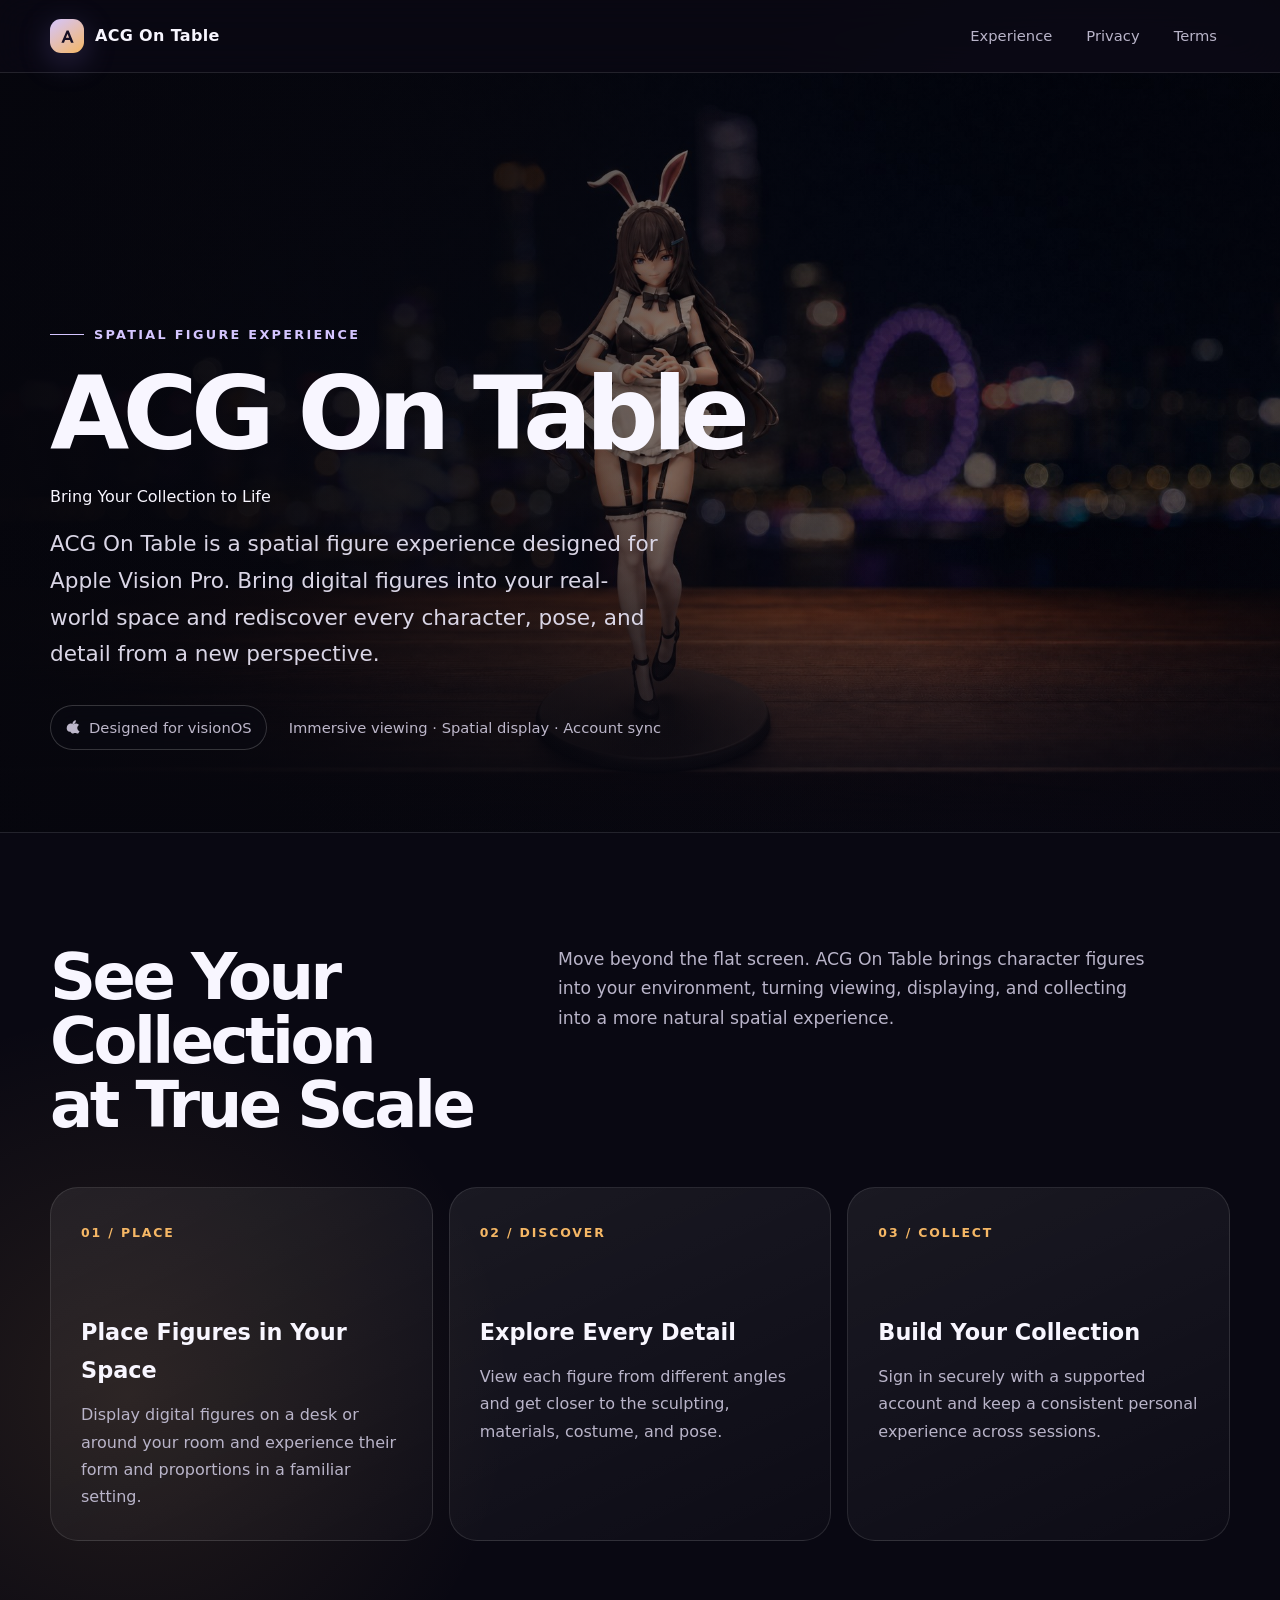
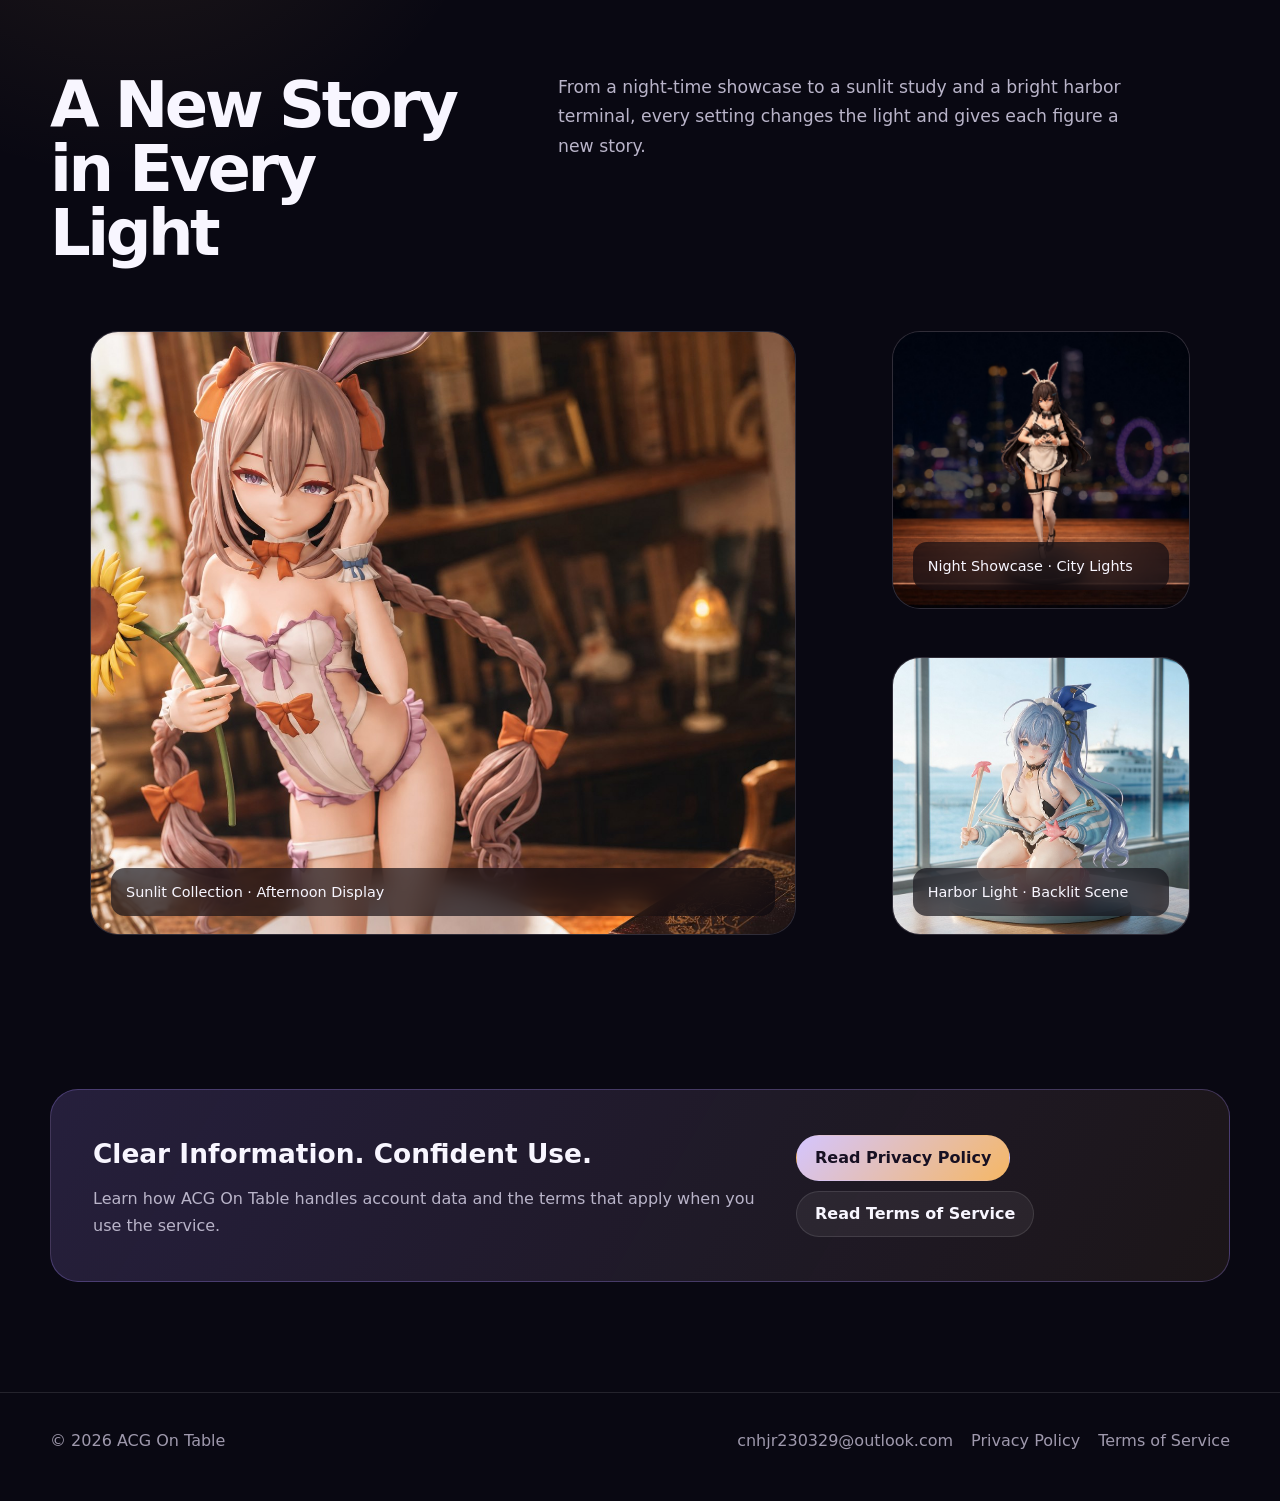
<file: acg-on-table-homepage/index.html>
<!doctype html>
<html lang="en">
<head>
  <meta charset="utf-8">
  <meta name="viewport" content="width=device-width, initial-scale=1">
  <title>ACG On Table — Bring Your Collection Into Your Space</title>
  <meta name="description" content="ACG On Table is a spatial figure experience for Apple Vision Pro, bringing digital collectibles naturally into your real-world space.">
  <meta name="theme-color" content="#090812">
  <link rel="icon" type="image/svg+xml" href="data:image/svg+xml,%3Csvg xmlns='http://www.w3.org/2000/svg' viewBox='0 0 32 32'%3E%3Crect width='32' height='32' rx='9' fill='%23bda7ff'/%3E%3Cpath d='M8 23 14.6 8h3L24 23h-4l-1.2-3.3h-6.1L11.4 23H8Zm6-6.8h3.5l-1.7-4.7-1.8 4.7Z' fill='%23120d1d'/%3E%3C/svg%3E">
  <link rel="stylesheet" href="styles.css">
</head>
<body>
  <header class="site-header">
    <nav class="nav shell" aria-label="Main navigation">
      <a class="brand" href="index.html" aria-label="ACG On Table home">
        <span class="brand-mark" aria-hidden="true"><svg viewBox="0 0 24 24" fill="none"><path d="m5 19 6-14h2.3L19 19h-3l-1.2-3H9.2L8 19H5Zm5.2-5.6h3.6L12 8.9l-1.8 4.5Z" fill="currentColor"/></svg></span>
        <span>ACG On Table</span>
      </a>
      <div class="nav-links"><a href="#experience">Experience</a><a href="privacy.html">Privacy</a><a href="terms.html">Terms</a></div>
    </nav>
  </header>
  <main>
    <section class="hero" aria-labelledby="hero-title">
      <div class="hero-media" aria-hidden="true"></div>
      <div class="hero-content shell">
        <div class="eyebrow">Spatial Figure Experience</div>
        <h1 id="hero-title">ACG On Table</h1>
        <p class="hero-tagline">Bring Your Collection to Life</p>
        <p class="hero-lead">ACG On Table is a spatial figure experience designed for Apple Vision Pro. Bring digital figures into your real-world space and rediscover every character, pose, and detail from a new perspective.</p>
        <div class="hero-note"><span class="platform-pill"><svg viewBox="0 0 24 24" fill="none" aria-hidden="true"><path d="M7.2 19c-2.8 0-4.7-2.1-4.7-5.1 0-3.8 2.4-7.1 5.6-7.1 1.7 0 2.8 1 3.9 1s2.4-1.2 4.4-1.2c.8 0 3.1.2 4.7 2.5-3.9 2.1-3.3 7.7.7 9.2-.7 1.8-1.6 3.5-3 3.5-1.2 0-1.8-.8-3.5-.8s-2.4.8-3.7.8c-1.4 0-2.5-1.4-3.4-2.8ZM16.3 2c.2 1.7-.4 3.3-1.3 4.3-1 1-2.4 1.7-3.8 1.6-.2-1.6.5-3.2 1.4-4.2C13.6 2.7 15 2 16.3 2Z" fill="currentColor"/></svg>Designed for visionOS</span><span>Immersive viewing · Spatial display · Account sync</span></div>
      </div>
    </section>
    <section class="section shell" id="experience">
      <div class="section-heading"><h2>See Your Collection<br>at True Scale</h2><p>Move beyond the flat screen. ACG On Table brings character figures into your environment, turning viewing, displaying, and collecting into a more natural spatial experience.</p></div>
      <div class="feature-grid">
        <article class="feature-card"><span class="feature-no">01 / PLACE</span><h3>Place Figures in Your Space</h3><p>Display digital figures on a desk or around your room and experience their form and proportions in a familiar setting.</p></article>
        <article class="feature-card"><span class="feature-no">02 / DISCOVER</span><h3>Explore Every Detail</h3><p>View each figure from different angles and get closer to the sculpting, materials, costume, and pose.</p></article>
        <article class="feature-card"><span class="feature-no">03 / COLLECT</span><h3>Build Your Collection</h3><p>Sign in securely with a supported account and keep a consistent personal experience across sessions.</p></article>
      </div>
    </section>
    <section class="section gallery shell" aria-labelledby="gallery-title">
      <div class="section-heading"><h2 id="gallery-title">A New Story<br>in Every Light</h2><p>From a night-time showcase to a sunlit study and a bright harbor terminal, every setting changes the light and gives each figure a new story.</p></div>
      <div class="gallery-grid">
        <figure class="gallery-item"><img src="assets/gallery-sunroom.jpg" alt="A character figure displayed in a warm, sunlit study" width="2048" height="1152"><figcaption class="gallery-label">Sunlit Collection · Afternoon Display</figcaption></figure>
        <figure class="gallery-item"><img src="assets/hero-night.jpg" alt="A character figure displayed on a table against a city at night" width="2048" height="1152"><figcaption class="gallery-label">Night Showcase · City Lights</figcaption></figure>
        <figure class="gallery-item"><img src="assets/gallery-harbor.jpg" alt="A blue-haired character figure displayed in a bright harbor terminal" width="1424" height="800"><figcaption class="gallery-label">Harbor Light · Backlit Scene</figcaption></figure>
      </div>
    </section>
    <section class="legal-cta shell" aria-labelledby="trust-title"><div class="legal-panel"><div><h2 id="trust-title">Clear Information. Confident Use.</h2><p>Learn how ACG On Table handles account data and the terms that apply when you use the service.</p></div><div class="button-row"><a class="button primary" href="privacy.html">Read Privacy Policy</a><a class="button" href="terms.html">Read Terms of Service</a></div></div></section>
  </main>
  <footer class="site-footer"><div class="footer-inner shell"><span>© 2026 ACG On Table</span><div class="footer-links"><a href="mailto:cnhjr230329@outlook.com">cnhjr230329@outlook.com</a><a href="privacy.html">Privacy Policy</a><a href="terms.html">Terms of Service</a></div></div></footer>
</body>
</html>
</file>
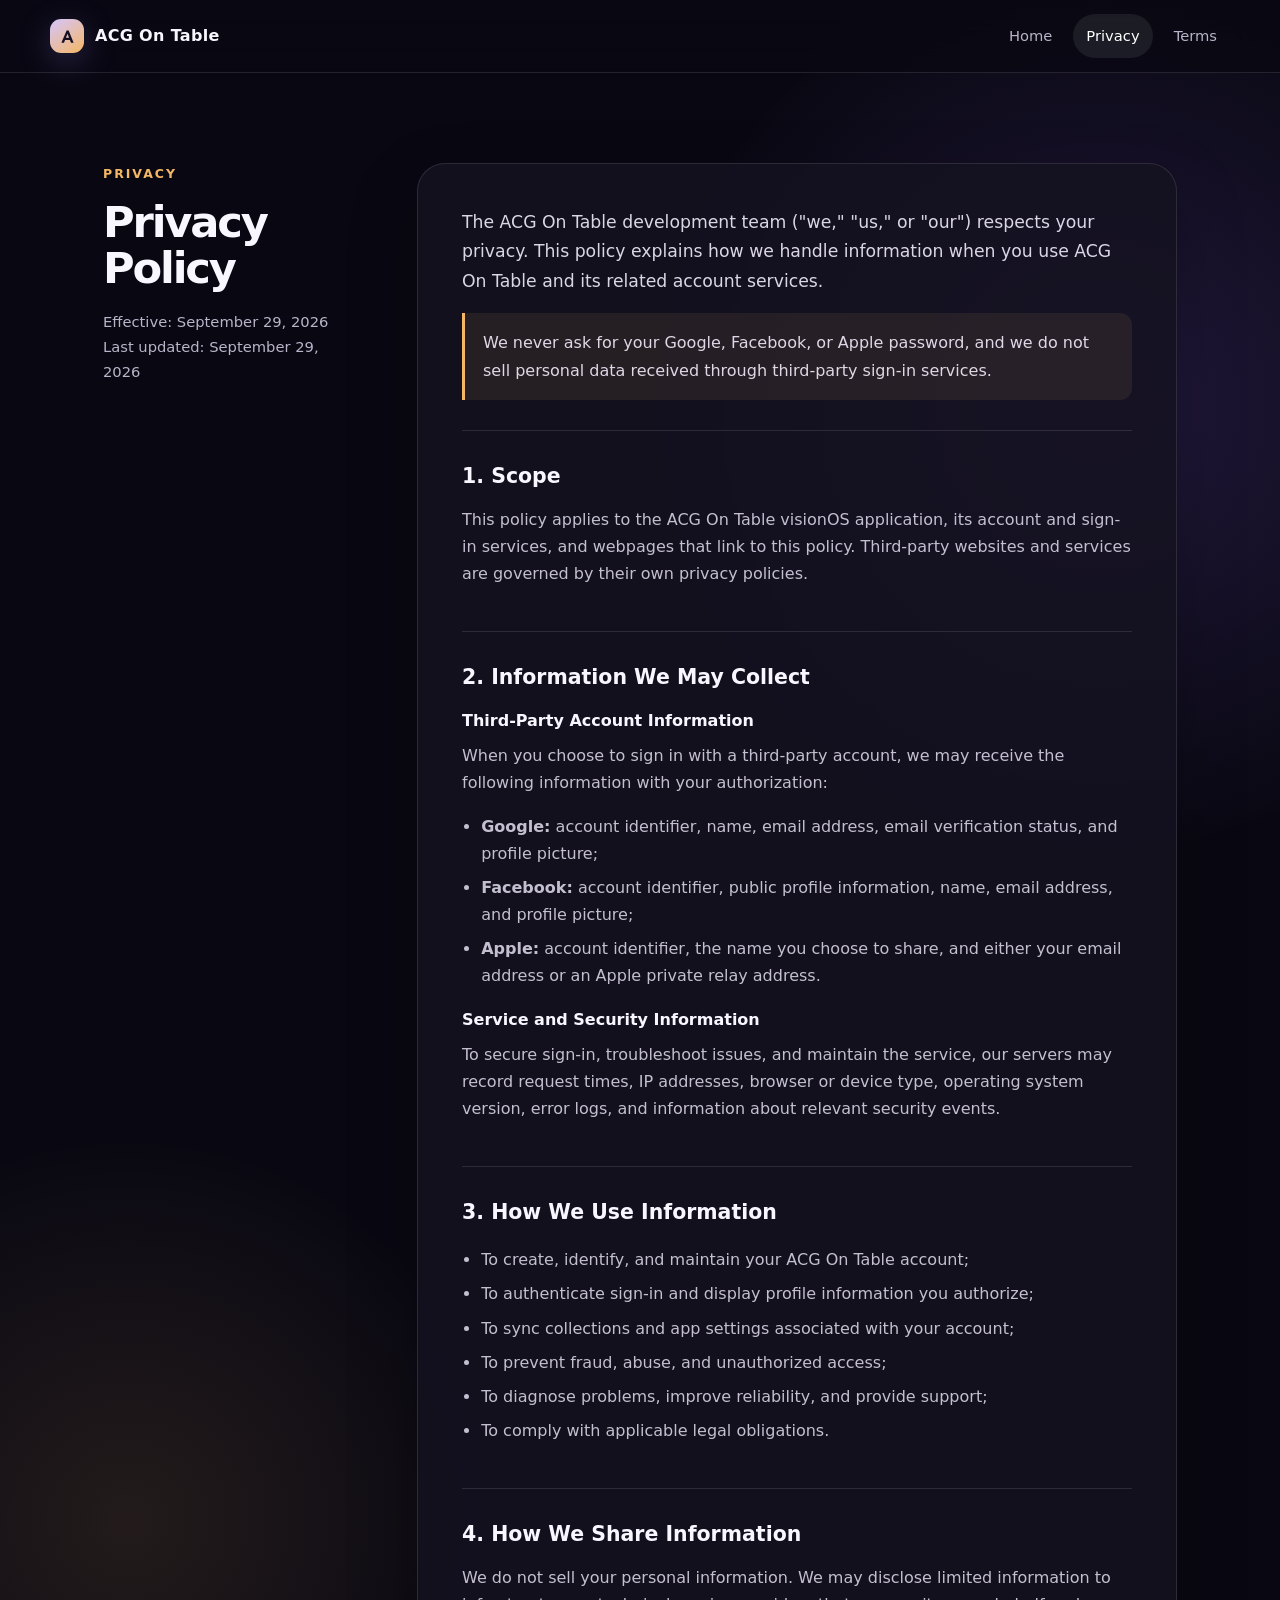
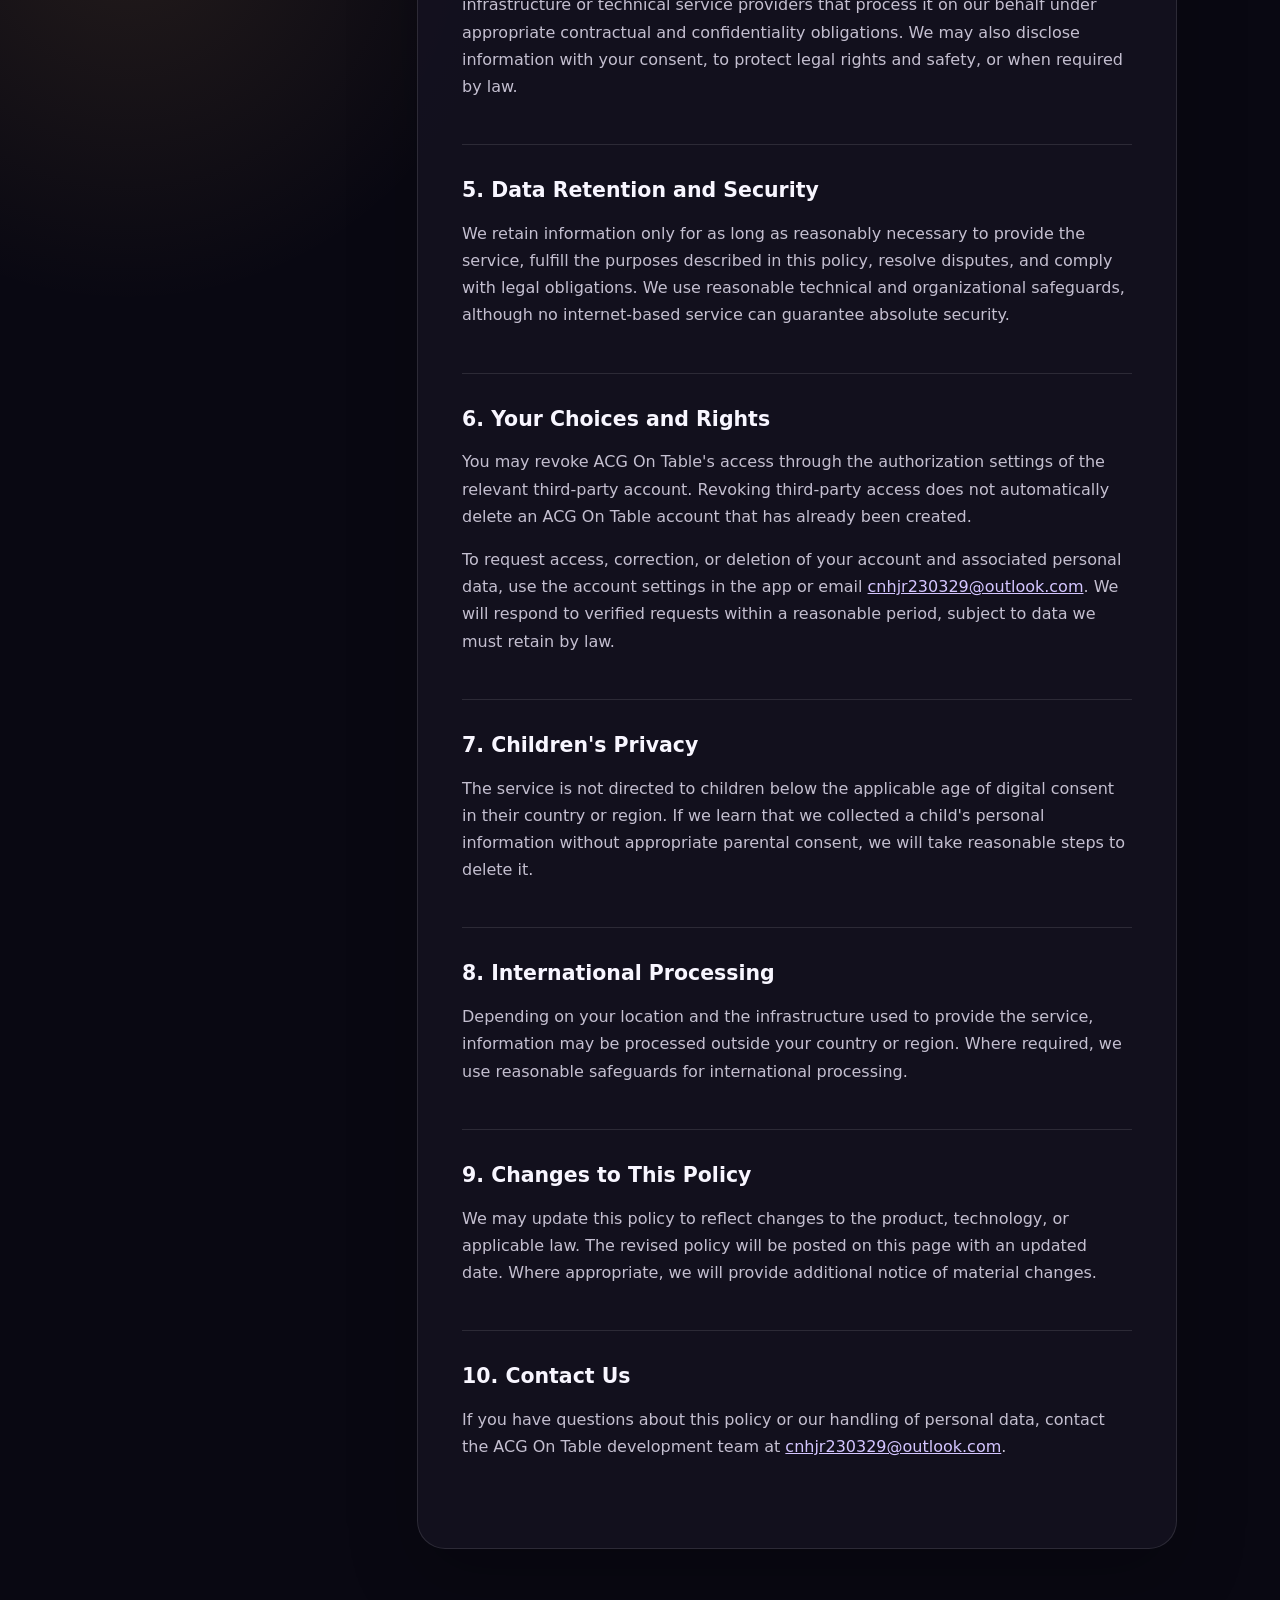
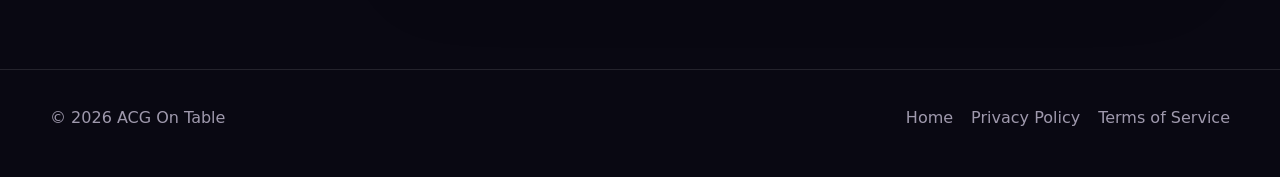
<file: acg-on-table-homepage/privacy.html>
<!doctype html>
<html lang="en">
<head>
  <meta charset="utf-8">
  <meta name="viewport" content="width=device-width, initial-scale=1">
  <title>Privacy Policy — ACG On Table</title>
  <meta name="description" content="The ACG On Table Privacy Policy explains how we collect, use, retain, and protect information.">
  <meta name="theme-color" content="#090812">
  <link rel="icon" type="image/svg+xml" href="data:image/svg+xml,%3Csvg xmlns='http://www.w3.org/2000/svg' viewBox='0 0 32 32'%3E%3Crect width='32' height='32' rx='9' fill='%23bda7ff'/%3E%3Cpath d='M8 23 14.6 8h3L24 23h-4l-1.2-3.3h-6.1L11.4 23H8Zm6-6.8h3.5l-1.7-4.7-1.8 4.7Z' fill='%23120d1d'/%3E%3C/svg%3E">
  <link rel="stylesheet" href="styles.css">
</head>
<body>
  <header class="site-header"><nav class="nav shell" aria-label="Main navigation"><a class="brand" href="index.html"><span class="brand-mark" aria-hidden="true"><svg viewBox="0 0 24 24"><path d="m5 19 6-14h2.3L19 19h-3l-1.2-3H9.2L8 19H5Zm5.2-5.6h3.6L12 8.9l-1.8 4.5Z" fill="currentColor"/></svg></span><span>ACG On Table</span></a><div class="nav-links"><a href="index.html">Home</a><a href="privacy.html" aria-current="page">Privacy</a><a href="terms.html">Terms</a></div></nav></header>
  <main class="legal-main shell"><div class="legal-layout">
    <aside class="legal-aside"><div class="kicker">Privacy</div><h1>Privacy Policy</h1><p>Effective: September 29, 2026<br>Last updated: September 29, 2026</p></aside>
    <article class="legal-card">
      <p class="intro">The ACG On Table development team ("we," "us," or "our") respects your privacy. This policy explains how we handle information when you use ACG On Table and its related account services.</p>
      <div class="notice">We never ask for your Google, Facebook, or Apple password, and we do not sell personal data received through third-party sign-in services.</div>
      <section><h2>1. Scope</h2><p>This policy applies to the ACG On Table visionOS application, its account and sign-in services, and webpages that link to this policy. Third-party websites and services are governed by their own privacy policies.</p></section>
      <section><h2>2. Information We May Collect</h2><h3>Third-Party Account Information</h3><p>When you choose to sign in with a third-party account, we may receive the following information with your authorization:</p><ul><li><strong>Google:</strong> account identifier, name, email address, email verification status, and profile picture;</li><li><strong>Facebook:</strong> account identifier, public profile information, name, email address, and profile picture;</li><li><strong>Apple:</strong> account identifier, the name you choose to share, and either your email address or an Apple private relay address.</li></ul><h3>Service and Security Information</h3><p>To secure sign-in, troubleshoot issues, and maintain the service, our servers may record request times, IP addresses, browser or device type, operating system version, error logs, and information about relevant security events.</p></section>
      <section><h2>3. How We Use Information</h2><ul><li>To create, identify, and maintain your ACG On Table account;</li><li>To authenticate sign-in and display profile information you authorize;</li><li>To sync collections and app settings associated with your account;</li><li>To prevent fraud, abuse, and unauthorized access;</li><li>To diagnose problems, improve reliability, and provide support;</li><li>To comply with applicable legal obligations.</li></ul></section>
      <section><h2>4. How We Share Information</h2><p>We do not sell your personal information. We may disclose limited information to infrastructure or technical service providers that process it on our behalf under appropriate contractual and confidentiality obligations. We may also disclose information with your consent, to protect legal rights and safety, or when required by law.</p></section>
      <section><h2>5. Data Retention and Security</h2><p>We retain information only for as long as reasonably necessary to provide the service, fulfill the purposes described in this policy, resolve disputes, and comply with legal obligations. We use reasonable technical and organizational safeguards, although no internet-based service can guarantee absolute security.</p></section>
      <section><h2>6. Your Choices and Rights</h2><p>You may revoke ACG On Table's access through the authorization settings of the relevant third-party account. Revoking third-party access does not automatically delete an ACG On Table account that has already been created.</p><p>To request access, correction, or deletion of your account and associated personal data, use the account settings in the app or email <a href="mailto:cnhjr230329@outlook.com">cnhjr230329@outlook.com</a>. We will respond to verified requests within a reasonable period, subject to data we must retain by law.</p></section>
      <section><h2>7. Children's Privacy</h2><p>The service is not directed to children below the applicable age of digital consent in their country or region. If we learn that we collected a child's personal information without appropriate parental consent, we will take reasonable steps to delete it.</p></section>
      <section><h2>8. International Processing</h2><p>Depending on your location and the infrastructure used to provide the service, information may be processed outside your country or region. Where required, we use reasonable safeguards for international processing.</p></section>
      <section><h2>9. Changes to This Policy</h2><p>We may update this policy to reflect changes to the product, technology, or applicable law. The revised policy will be posted on this page with an updated date. Where appropriate, we will provide additional notice of material changes.</p></section>
      <section><h2>10. Contact Us</h2><p>If you have questions about this policy or our handling of personal data, contact the ACG On Table development team at <a href="mailto:cnhjr230329@outlook.com">cnhjr230329@outlook.com</a>.</p></section>
    </article>
  </div></main>
  <footer class="site-footer"><div class="footer-inner shell"><span>© 2026 ACG On Table</span><div class="footer-links"><a href="index.html">Home</a><a href="privacy.html">Privacy Policy</a><a href="terms.html">Terms of Service</a></div></div></footer>
</body>
</html>
</file>
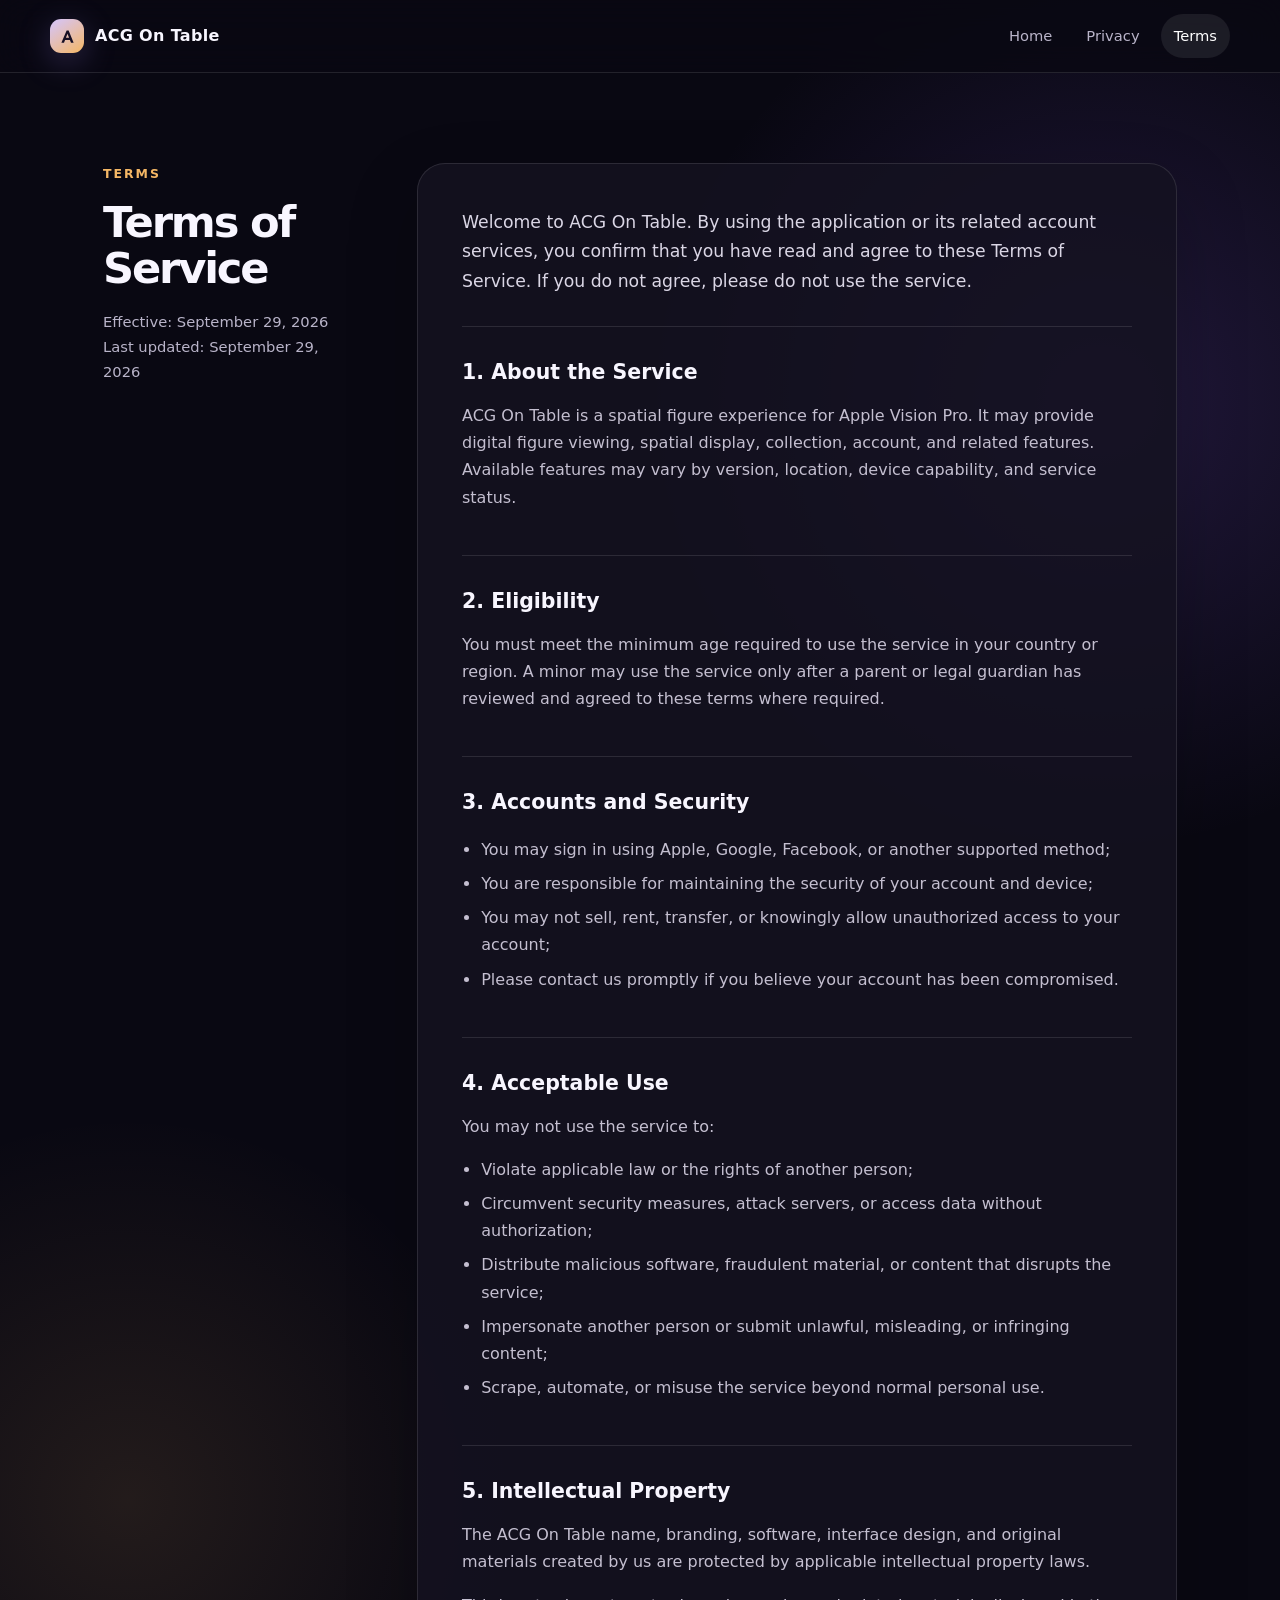
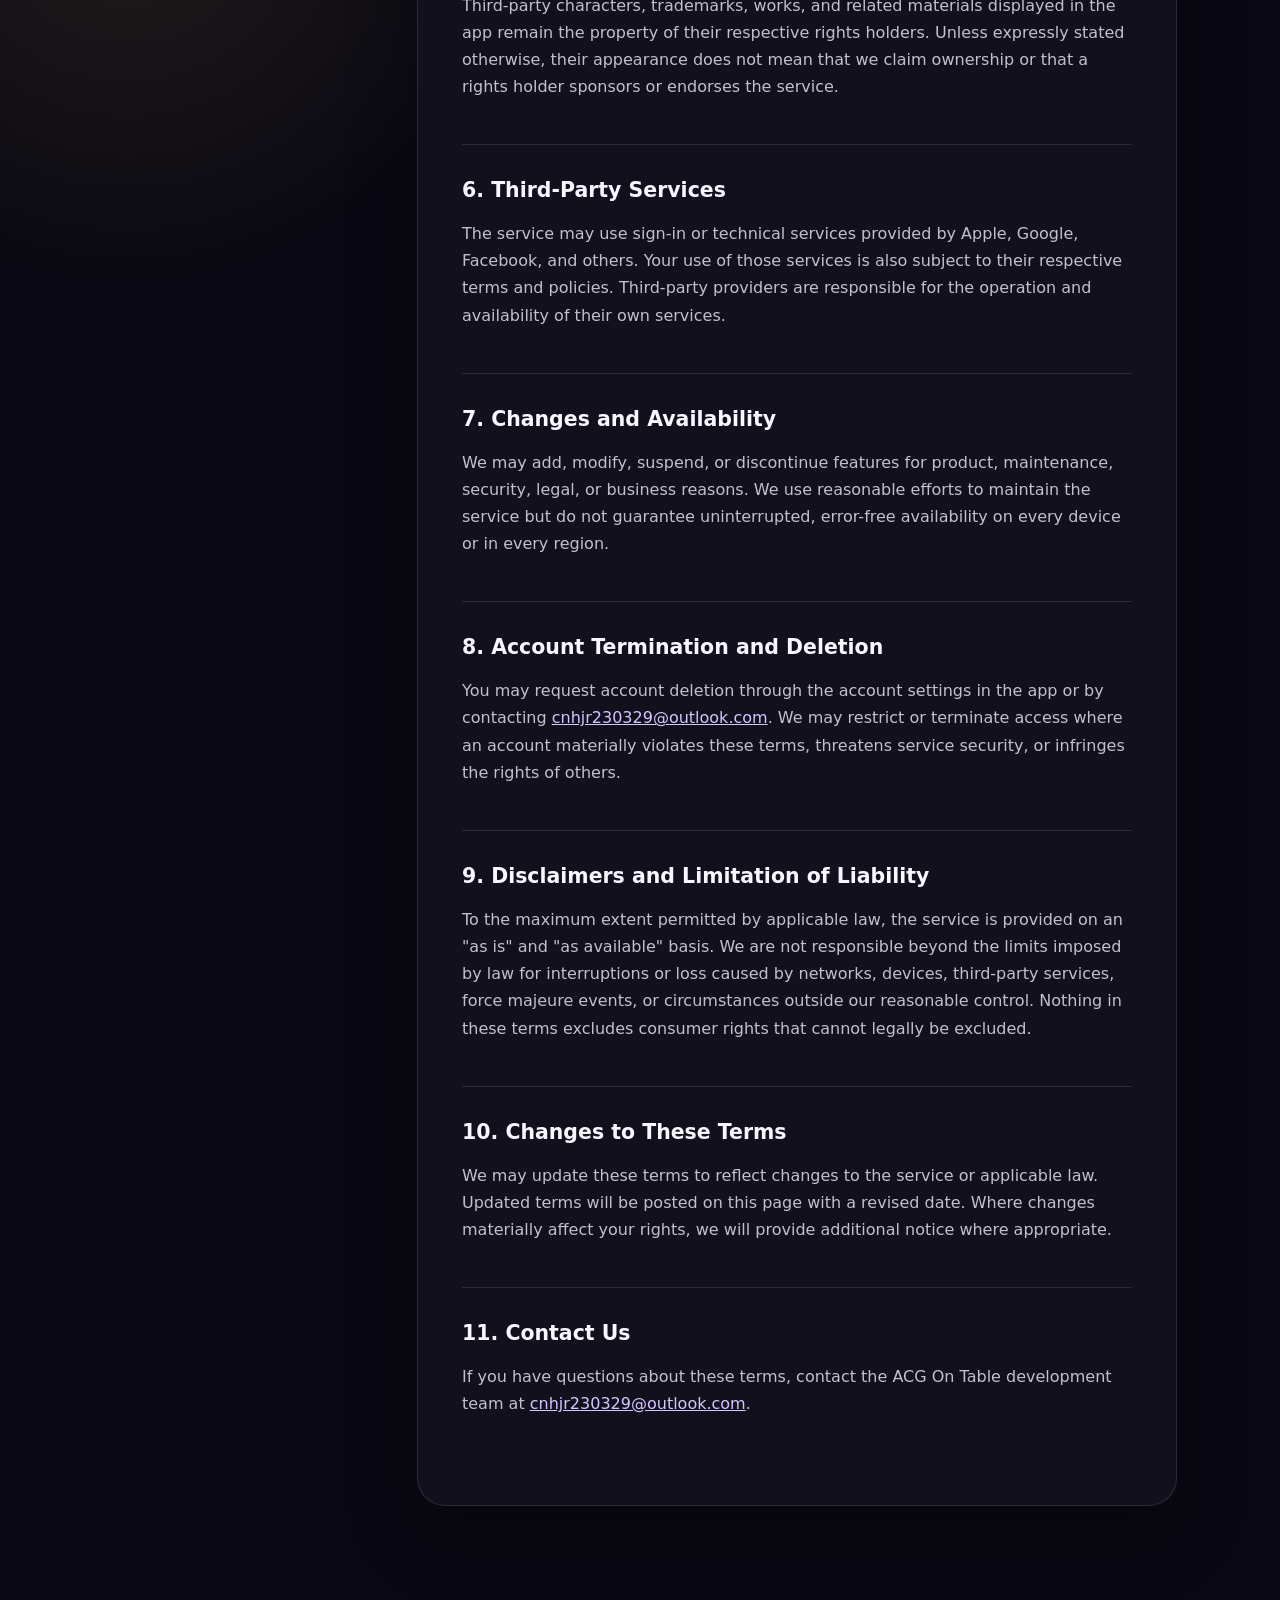
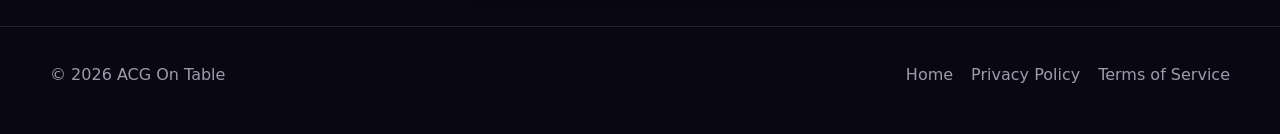
<file: acg-on-table-homepage/terms.html>
<!doctype html>
<html lang="en">
<head>
  <meta charset="utf-8">
  <meta name="viewport" content="width=device-width, initial-scale=1">
  <title>Terms of Service — ACG On Table</title>
  <meta name="description" content="The ACG On Table Terms of Service describe the rules that apply when using the app and its account services.">
  <meta name="theme-color" content="#090812">
  <link rel="icon" type="image/svg+xml" href="data:image/svg+xml,%3Csvg xmlns='http://www.w3.org/2000/svg' viewBox='0 0 32 32'%3E%3Crect width='32' height='32' rx='9' fill='%23bda7ff'/%3E%3Cpath d='M8 23 14.6 8h3L24 23h-4l-1.2-3.3h-6.1L11.4 23H8Zm6-6.8h3.5l-1.7-4.7-1.8 4.7Z' fill='%23120d1d'/%3E%3C/svg%3E">
  <link rel="stylesheet" href="styles.css">
</head>
<body>
  <header class="site-header"><nav class="nav shell" aria-label="Main navigation"><a class="brand" href="index.html"><span class="brand-mark" aria-hidden="true"><svg viewBox="0 0 24 24"><path d="m5 19 6-14h2.3L19 19h-3l-1.2-3H9.2L8 19H5Zm5.2-5.6h3.6L12 8.9l-1.8 4.5Z" fill="currentColor"/></svg></span><span>ACG On Table</span></a><div class="nav-links"><a href="index.html">Home</a><a href="privacy.html">Privacy</a><a href="terms.html" aria-current="page">Terms</a></div></nav></header>
  <main class="legal-main shell"><div class="legal-layout">
    <aside class="legal-aside"><div class="kicker">Terms</div><h1>Terms of Service</h1><p>Effective: September 29, 2026<br>Last updated: September 29, 2026</p></aside>
    <article class="legal-card">
      <p class="intro">Welcome to ACG On Table. By using the application or its related account services, you confirm that you have read and agree to these Terms of Service. If you do not agree, please do not use the service.</p>
      <section><h2>1. About the Service</h2><p>ACG On Table is a spatial figure experience for Apple Vision Pro. It may provide digital figure viewing, spatial display, collection, account, and related features. Available features may vary by version, location, device capability, and service status.</p></section>
      <section><h2>2. Eligibility</h2><p>You must meet the minimum age required to use the service in your country or region. A minor may use the service only after a parent or legal guardian has reviewed and agreed to these terms where required.</p></section>
      <section><h2>3. Accounts and Security</h2><ul><li>You may sign in using Apple, Google, Facebook, or another supported method;</li><li>You are responsible for maintaining the security of your account and device;</li><li>You may not sell, rent, transfer, or knowingly allow unauthorized access to your account;</li><li>Please contact us promptly if you believe your account has been compromised.</li></ul></section>
      <section><h2>4. Acceptable Use</h2><p>You may not use the service to:</p><ul><li>Violate applicable law or the rights of another person;</li><li>Circumvent security measures, attack servers, or access data without authorization;</li><li>Distribute malicious software, fraudulent material, or content that disrupts the service;</li><li>Impersonate another person or submit unlawful, misleading, or infringing content;</li><li>Scrape, automate, or misuse the service beyond normal personal use.</li></ul></section>
      <section><h2>5. Intellectual Property</h2><p>The ACG On Table name, branding, software, interface design, and original materials created by us are protected by applicable intellectual property laws.</p><p>Third-party characters, trademarks, works, and related materials displayed in the app remain the property of their respective rights holders. Unless expressly stated otherwise, their appearance does not mean that we claim ownership or that a rights holder sponsors or endorses the service.</p></section>
      <section><h2>6. Third-Party Services</h2><p>The service may use sign-in or technical services provided by Apple, Google, Facebook, and others. Your use of those services is also subject to their respective terms and policies. Third-party providers are responsible for the operation and availability of their own services.</p></section>
      <section><h2>7. Changes and Availability</h2><p>We may add, modify, suspend, or discontinue features for product, maintenance, security, legal, or business reasons. We use reasonable efforts to maintain the service but do not guarantee uninterrupted, error-free availability on every device or in every region.</p></section>
      <section><h2>8. Account Termination and Deletion</h2><p>You may request account deletion through the account settings in the app or by contacting <a href="mailto:cnhjr230329@outlook.com">cnhjr230329@outlook.com</a>. We may restrict or terminate access where an account materially violates these terms, threatens service security, or infringes the rights of others.</p></section>
      <section><h2>9. Disclaimers and Limitation of Liability</h2><p>To the maximum extent permitted by applicable law, the service is provided on an "as is" and "as available" basis. We are not responsible beyond the limits imposed by law for interruptions or loss caused by networks, devices, third-party services, force majeure events, or circumstances outside our reasonable control. Nothing in these terms excludes consumer rights that cannot legally be excluded.</p></section>
      <section><h2>10. Changes to These Terms</h2><p>We may update these terms to reflect changes to the service or applicable law. Updated terms will be posted on this page with a revised date. Where changes materially affect your rights, we will provide additional notice where appropriate.</p></section>
      <section><h2>11. Contact Us</h2><p>If you have questions about these terms, contact the ACG On Table development team at <a href="mailto:cnhjr230329@outlook.com">cnhjr230329@outlook.com</a>.</p></section>
    </article>
  </div></main>
  <footer class="site-footer"><div class="footer-inner shell"><span>© 2026 ACG On Table</span><div class="footer-links"><a href="index.html">Home</a><a href="privacy.html">Privacy Policy</a><a href="terms.html">Terms of Service</a></div></div></footer>
</body>
</html>
</file>
<file: acg-on-table-homepage/styles.css>
:root {
  color-scheme: dark;
  --ink: #f8f6ff;
  --muted: #b9b4c9;
  --night: #090812;
  --night-soft: #12101d;
  --panel: rgba(21, 18, 33, 0.84);
  --line: rgba(255, 255, 255, 0.11);
  --violet: #a98bff;
  --violet-bright: #d4c5ff;
  --gold: #f5b765;
  --max: 1180px;
  --radius: 28px;
}

* { box-sizing: border-box; }

html { scroll-behavior: smooth; }

body {
  margin: 0;
  color: var(--ink);
  background:
    radial-gradient(circle at 86% 12%, rgba(122, 82, 210, .22), transparent 28rem),
    radial-gradient(circle at 10% 45%, rgba(245, 183, 101, .11), transparent 24rem),
    var(--night);
  font-family: Inter, ui-sans-serif, system-ui, -apple-system, BlinkMacSystemFont, "Segoe UI", "PingFang SC", "Hiragino Sans GB", "Microsoft YaHei", sans-serif;
  line-height: 1.7;
  -webkit-font-smoothing: antialiased;
}

a { color: inherit; }
img { display: block; max-width: 100%; }

.shell { width: min(var(--max), calc(100% - 40px)); margin: 0 auto; }

.site-header {
  position: sticky;
  top: 0;
  z-index: 20;
  border-bottom: 1px solid var(--line);
  background: rgba(9, 8, 18, .78);
  backdrop-filter: blur(18px);
}

.nav {
  min-height: 72px;
  display: flex;
  align-items: center;
  justify-content: space-between;
  gap: 24px;
}

.brand {
  display: inline-flex;
  align-items: center;
  gap: 11px;
  text-decoration: none;
  font-weight: 800;
  letter-spacing: .02em;
  white-space: nowrap;
}

.brand-mark {
  width: 34px;
  aspect-ratio: 1;
  display: grid;
  place-items: center;
  border-radius: 11px;
  color: #160f24;
  background: linear-gradient(145deg, var(--violet-bright), var(--gold));
  box-shadow: 0 8px 32px rgba(169, 139, 255, .25);
}

.brand-mark svg { width: 21px; height: 21px; }

.nav-links { display: flex; align-items: center; gap: 8px; }
.nav-links a {
  padding: 9px 13px;
  border-radius: 999px;
  color: var(--muted);
  text-decoration: none;
  font-size: .92rem;
  transition: color .2s ease, background .2s ease;
}
.nav-links a:hover,
.nav-links a[aria-current="page"] { color: #fff; background: rgba(255,255,255,.08); }

.hero {
  min-height: 760px;
  display: grid;
  align-items: end;
  position: relative;
  overflow: hidden;
  border-bottom: 1px solid var(--line);
  background: #080812;
}

.hero-media,
.hero-media::before,
.hero-media::after { position: absolute; inset: 0; }
.hero-media {
  background: url("assets/hero-night.jpg") center 48% / cover no-repeat;
  transform: scale(1.015);
}
.hero-media::before {
  content: "";
  background: linear-gradient(90deg, rgba(7, 7, 14, .95) 0%, rgba(7, 7, 14, .7) 42%, rgba(7, 7, 14, .12) 75%), linear-gradient(0deg, #090812 0%, transparent 45%);
}
.hero-media::after {
  content: "";
  background: radial-gradient(circle at 58% 46%, transparent 10%, rgba(5, 5, 12, .12) 44%, rgba(5, 5, 12, .56) 100%);
}

.hero-content { position: relative; z-index: 2; padding: 150px 0 82px; }
.eyebrow {
  display: inline-flex;
  align-items: center;
  gap: 10px;
  margin-bottom: 20px;
  color: var(--violet-bright);
  font-size: .8rem;
  font-weight: 800;
  letter-spacing: .18em;
  text-transform: uppercase;
}
.eyebrow::before { content: ""; width: 34px; height: 1px; background: currentColor; }

h1, h2, h3, p { margin-top: 0; }
h1 {
  max-width: 780px;
  margin-bottom: 22px;
  font-size: clamp(3.35rem, 8vw, 7.7rem);
  line-height: .93;
  letter-spacing: -.065em;
}
.hero-lead {
  max-width: 610px;
  margin-bottom: 32px;
  color: #d9d5e5;
  font-size: clamp(1.08rem, 2vw, 1.35rem);
}

.hero-note { display: flex; align-items: center; flex-wrap: wrap; gap: 12px 22px; color: #bdb7ca; font-size: .92rem; }
.platform-pill {
  display: inline-flex;
  align-items: center;
  gap: 8px;
  padding: 9px 14px;
  border: 1px solid rgba(255,255,255,.18);
  border-radius: 999px;
  background: rgba(12, 11, 20, .46);
  backdrop-filter: blur(10px);
}
.platform-pill svg { width: 16px; height: 16px; }

.section { padding: 112px 0; }
.section-heading { display: grid; grid-template-columns: .8fr 1.2fr; gap: 60px; align-items: start; margin-bottom: 50px; }
.section-heading h2 { margin: 0; font-size: clamp(2.4rem, 5vw, 4.8rem); line-height: 1; letter-spacing: -.055em; }
.section-heading p { max-width: 600px; color: var(--muted); font-size: 1.08rem; }

.feature-grid { display: grid; grid-template-columns: repeat(3, 1fr); gap: 16px; }
.feature-card {
  min-height: 250px;
  padding: 30px;
  border: 1px solid var(--line);
  border-radius: var(--radius);
  background: linear-gradient(155deg, rgba(255,255,255,.07), rgba(255,255,255,.02));
}
.feature-no { color: var(--gold); font-size: .78rem; font-weight: 800; letter-spacing: .15em; }
.feature-card h3 { margin: 68px 0 12px; font-size: 1.4rem; }
.feature-card p { margin: 0; color: var(--muted); }

.gallery { padding-top: 20px; }
.gallery-grid {
  display: grid;
  grid-template-columns: 1.35fr .65fr;
  grid-template-rows: repeat(2, 310px);
  gap: 16px;
}
.gallery-item { position: relative; overflow: hidden; border-radius: var(--radius); border: 1px solid var(--line); background: #16131f; }
.gallery-item:first-child { grid-row: 1 / span 2; }
.gallery-item img { width: 100%; height: 100%; object-fit: cover; transition: transform .65s cubic-bezier(.2,.7,.2,1); }
.gallery-item:first-child img { object-position: center; }
.gallery-item:hover img { transform: scale(1.035); }
.gallery-label { position: absolute; inset: auto 20px 18px; padding: 12px 15px; border-radius: 14px; background: rgba(8,7,15,.64); backdrop-filter: blur(12px); font-size: .9rem; }

.legal-cta { padding: 26px 0 110px; }
.legal-panel {
  display: flex;
  align-items: center;
  justify-content: space-between;
  gap: 32px;
  padding: 42px;
  border-radius: var(--radius);
  border: 1px solid rgba(169, 139, 255, .28);
  background: linear-gradient(120deg, rgba(169,139,255,.18), rgba(245,183,101,.08));
}
.legal-panel h2 { margin-bottom: 8px; font-size: 1.65rem; }
.legal-panel p { margin: 0; color: var(--muted); }
.button-row { display: flex; gap: 10px; flex-wrap: wrap; }
.button { display: inline-flex; align-items: center; justify-content: center; min-height: 46px; padding: 0 18px; border: 1px solid var(--line); border-radius: 999px; text-decoration: none; font-weight: 750; white-space: nowrap; background: rgba(255,255,255,.06); }
.button.primary { color: #171022; border-color: transparent; background: linear-gradient(135deg, var(--violet-bright), var(--gold)); }

.legal-main { padding: 90px 0 120px; }
.legal-layout { display: grid; grid-template-columns: 250px minmax(0, 760px); gap: 64px; align-items: start; justify-content: center; }
.legal-aside { position: sticky; top: 104px; }
.legal-aside .kicker { color: var(--gold); font-size: .78rem; letter-spacing: .16em; font-weight: 800; text-transform: uppercase; }
.legal-aside h1 { margin: 16px 0 18px; font-size: 2.7rem; line-height: 1.05; letter-spacing: -.05em; }
.legal-aside p { color: var(--muted); font-size: .92rem; }
.legal-card { padding: 44px; border: 1px solid var(--line); border-radius: var(--radius); background: var(--panel); box-shadow: 0 28px 70px rgba(0,0,0,.22); }
.legal-card .intro { color: #dad6e5; font-size: 1.08rem; }
.legal-card section { padding: 28px 0; border-top: 1px solid var(--line); }
.legal-card section:first-of-type { margin-top: 30px; }
.legal-card h2 { margin-bottom: 12px; font-size: 1.28rem; }
.legal-card h3 { margin-bottom: 8px; font-size: 1rem; }
.legal-card p, .legal-card li { color: #c4bfd0; }
.legal-card ul { padding-left: 1.2rem; }
.legal-card li + li { margin-top: 7px; }
.legal-card a { color: var(--violet-bright); }
.notice { padding: 16px 18px; border-left: 3px solid var(--gold); border-radius: 0 12px 12px 0; background: rgba(245,183,101,.08); color: #ded8e6; }

.site-footer { padding: 34px 0 46px; border-top: 1px solid var(--line); color: #9f99ad; }
.footer-inner { display: flex; justify-content: space-between; gap: 20px; align-items: center; }
.footer-links { display: flex; gap: 18px; flex-wrap: wrap; }
.footer-links a { text-decoration: none; }
.footer-links a:hover { color: #fff; }

@media (max-width: 860px) {
  .shell { width: min(100% - 28px, var(--max)); }
  .nav { min-height: 66px; }
  .nav-links a:first-child { display: none; }
  .hero { min-height: 710px; }
  .hero-media { background-position: 59% center; }
  .hero-media::before { background: linear-gradient(0deg, #090812 3%, rgba(7,7,14,.74) 52%, rgba(7,7,14,.16) 100%); }
  .hero-content { padding: 360px 0 62px; }
  h1 { max-width: 650px; }
  .section { padding: 80px 0; }
  .section-heading { grid-template-columns: 1fr; gap: 24px; }
  .feature-grid { grid-template-columns: 1fr; }
  .feature-card { min-height: auto; }
  .feature-card h3 { margin-top: 38px; }
  .gallery-grid { grid-template-columns: 1fr; grid-template-rows: 410px 260px 260px; }
  .gallery-item:first-child { grid-row: auto; }
  .legal-panel { align-items: flex-start; flex-direction: column; }
  .legal-layout { grid-template-columns: 1fr; gap: 28px; }
  .legal-aside { position: static; }
}

@media (max-width: 560px) {
  .brand span:last-child { font-size: .92rem; }
  .nav-links { gap: 2px; }
  .nav-links a { padding: 8px 7px; font-size: .76rem; }
  .hero { min-height: 680px; }
  .hero-content { padding-top: 340px; }
  h1 { font-size: 2.75rem; word-break: normal; }
  .gallery-grid { grid-template-rows: 310px 220px 220px; }
  .legal-panel, .legal-card { padding: 26px; }
  .footer-inner { flex-direction: column; align-items: flex-start; }
}

@media (prefers-reduced-motion: reduce) {
  html { scroll-behavior: auto; }
  *, *::before, *::after { animation-duration: .01ms !important; transition-duration: .01ms !important; }
}
</file>
